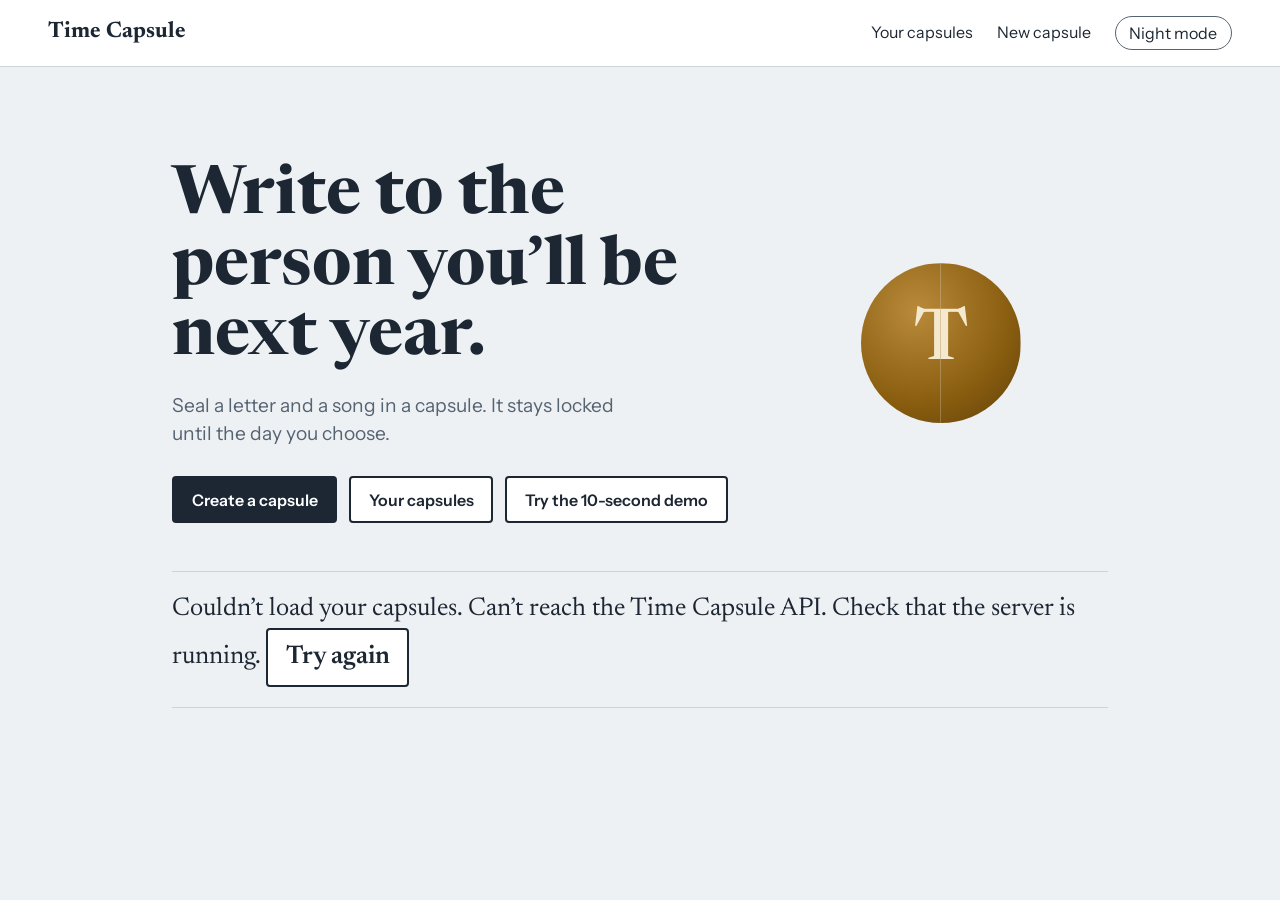
<file: index.html>
<!DOCTYPE html>
<html lang="en">
<head>
  <meta charset="UTF-8">
  <meta name="viewport" content="width=device-width, initial-scale=1">
  <title>Time Capsule</title>
  <script src="js/theme.js"></script>
  <link rel="preconnect" href="https://fonts.googleapis.com">
  <link rel="preconnect" href="https://fonts.gstatic.com" crossorigin>
  <link href="https://fonts.googleapis.com/css2?family=Instrument+Sans:wght@400;600&family=Newsreader:opsz,wght@6..72,500;6..72,700&display=swap" rel="stylesheet">
  <link rel="stylesheet" href="css/styles.css">
</head>
<body>
  <header class="site-header">
    <a class="brand" href="index.html" aria-current="page">Time Capsule</a>
    <nav class="site-nav" aria-label="Main">
      <a href="dashboard.html">Your capsules</a>
      <a href="create.html">New capsule</a>
      <button type="button" id="theme-toggle" class="theme-toggle" aria-pressed="false">Night mode</button>
    </nav>
  </header>

  <main class="page">
    <section class="hero">
      <div>
        <h1>Write to the person you’ll be next year.</h1>
        <p class="hero-lead">Seal a letter and a song in a capsule. It stays locked until the day you choose.</p>
        <div class="hero-actions">
          <a class="button" href="create.html">Create a capsule</a>
          <a class="button button-secondary" href="dashboard.html">Your capsules</a>
          <a class="button button-secondary" href="capsule.html?id=demo">Try the 10-second demo</a>
        </div>
      </div>

      <div class="seal" aria-hidden="true">
        <span class="seal-half seal-left"></span>
        <span class="seal-half seal-right"></span>
      </div>
    </section>

    <section class="glance" aria-label="Your capsules at a glance">
      <p id="stats" class="glance-text" aria-live="polite">Loading your capsules…</p>
    </section>

    <section id="letter-section" aria-labelledby="letter-title" hidden>
      <h2 id="letter-title" class="section-title">A letter from the past</h2>
      <div id="letter" class="past-letter" aria-live="polite"></div>
    </section>
  </main>

  <script src="js/api.js"></script>
  <script src="js/home.js"></script>
</body>
</html>
</file>
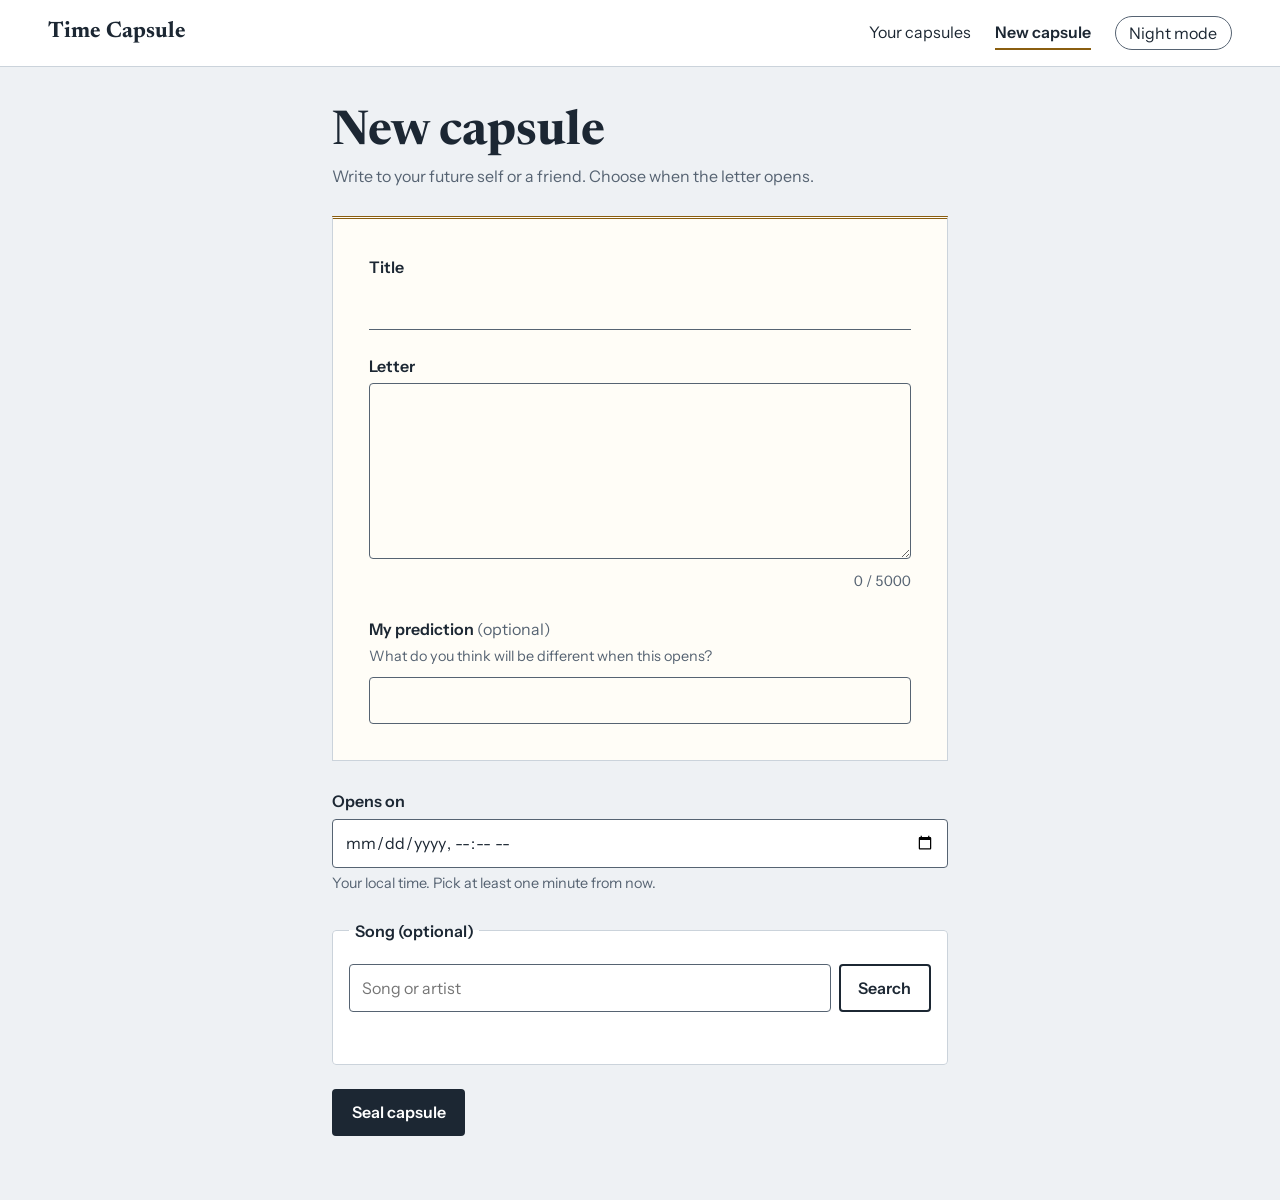
<file: create.html>
<!DOCTYPE html>
<html lang="en">
<head>
  <meta charset="UTF-8">
  <meta name="viewport" content="width=device-width, initial-scale=1">
  <title>New capsule – Time Capsule</title>
  <script src="js/theme.js"></script>
  <link rel="preconnect" href="https://fonts.googleapis.com">
  <link rel="preconnect" href="https://fonts.gstatic.com" crossorigin>
  <link href="https://fonts.googleapis.com/css2?family=Instrument+Sans:wght@400;600&family=Newsreader:opsz,wght@6..72,500;6..72,700&display=swap" rel="stylesheet">
  <link rel="stylesheet" href="css/styles.css">
</head>
<body>
  <header class="site-header">
    <a class="brand" href="index.html">Time Capsule</a>
    <nav class="site-nav" aria-label="Main">
      <a href="dashboard.html">Your capsules</a>
      <a href="create.html" aria-current="page">New capsule</a>
      <button type="button" id="theme-toggle" class="theme-toggle" aria-pressed="false">Night mode</button>
    </nav>
  </header>

  <main class="page narrow">
    <h1>New capsule</h1>
    <p class="summary">Write to your future self or a friend. Choose when the letter opens.</p>

    <!-- Ошибки показываем рядом с полями, а фокус переводим на первое поле с ошибкой. -->
    <form id="capsule-form" novalidate>
      <div class="writing-paper">
        <div class="field">
          <label for="title">Title</label>
          <input id="title" name="title" type="text" maxlength="100" autocomplete="off" required>
          <p class="field-error" id="title-error" hidden></p>
        </div>

        <div class="field">
          <label for="message">Letter</label>
          <textarea id="message" name="message" maxlength="5000" aria-describedby="char-count" required></textarea>
          <p class="field-hint" id="char-count">0 / 5000</p>
          <p class="field-error" id="message-error" hidden></p>
        </div>

        <div class="field">
          <label for="prediction">My prediction <span class="optional-label">(optional)</span></label>
          <p class="field-hint" id="prediction-hint">What do you think will be different when this opens?</p>
          <input id="prediction" name="prediction" type="text" maxlength="240" aria-describedby="prediction-hint">
          <p class="field-error" id="prediction-error" hidden></p>
        </div>
      </div>

      <div class="field">
        <label for="openAt">Opens on</label>
        <input id="openAt" name="openAt" type="datetime-local" required aria-describedby="opening-hint">
        <p class="field-hint" id="opening-hint">Your local time. Pick at least one minute from now.</p>
        <p class="field-error" id="openAt-error" hidden></p>
      </div>

      <fieldset class="song-box">
        <legend>Song (optional)</legend>

        <div class="song-search">
          <input id="song-query" type="search" placeholder="Song or artist" aria-label="Search for a song" autocomplete="off">
          <button type="button" id="song-search-button" class="button button-secondary">Search</button>
        </div>

        <p id="song-status" class="search-status" aria-live="polite"></p>
        <ul id="song-results" class="song-results"></ul>
        <div id="selected-song" class="selected-song" aria-live="polite" hidden></div>
      </fieldset>

      <div class="form-actions">
        <button type="submit" class="button">Seal capsule</button>
      </div>
    </form>

    <p id="result" class="field-error" role="alert" tabindex="-1" hidden></p>
  </main>

  <script src="js/api.js"></script>
  <script src="js/create.js"></script>
</body>
</html>
</file>
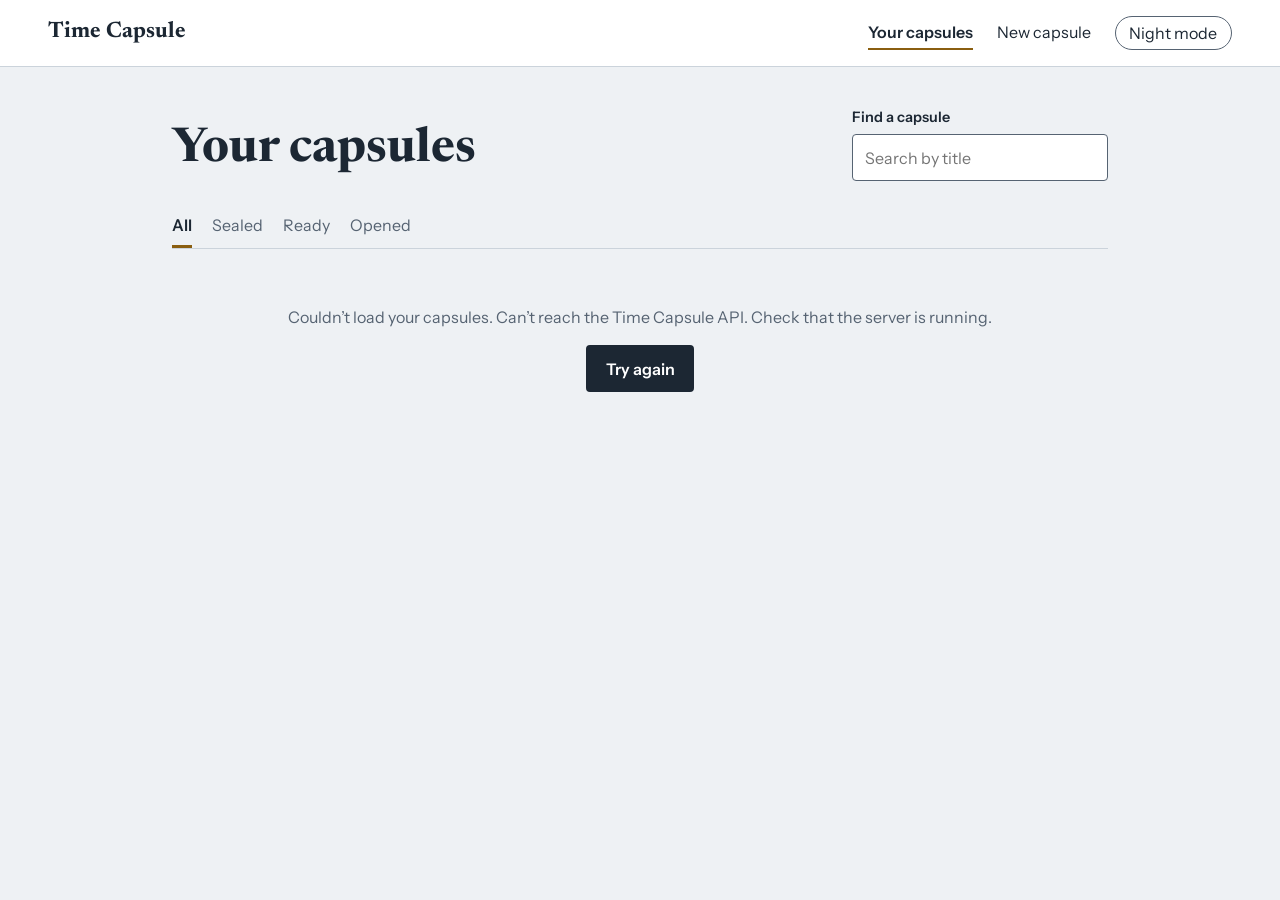
<file: dashboard.html>
<!DOCTYPE html>
<html lang="en">
<head>
  <meta charset="UTF-8">
  <meta name="viewport" content="width=device-width, initial-scale=1">
  <title>Your capsules – Time Capsule</title>
  <script src="js/theme.js"></script>
  <link rel="preconnect" href="https://fonts.googleapis.com">
  <link rel="preconnect" href="https://fonts.gstatic.com" crossorigin>
  <link href="https://fonts.googleapis.com/css2?family=Instrument+Sans:wght@400;600&family=Newsreader:opsz,wght@6..72,500;6..72,700&display=swap" rel="stylesheet">
  <link rel="stylesheet" href="css/styles.css">
</head>
<body>
  <header class="site-header">
    <a class="brand" href="index.html">Time Capsule</a>
    <nav class="site-nav" aria-label="Main">
      <a href="dashboard.html" aria-current="page">Your capsules</a>
      <a href="create.html">New capsule</a>
      <button type="button" id="theme-toggle" class="theme-toggle" aria-pressed="false">Night mode</button>
    </nav>
  </header>

  <main class="page">
    <div class="archive-heading">
      <div>
        <h1>Your capsules</h1>
        <p id="summary" class="summary" role="status"></p>
      </div>
      <div class="archive-search">
        <label for="archive-query">Find a capsule</label>
        <input id="archive-query" type="search" placeholder="Search by title" maxlength="100" disabled>
      </div>
    </div>

    <div class="tabs" role="group" aria-label="Filter capsules">
      <button class="tab" data-filter="all" aria-pressed="true">All</button>
      <button class="tab" data-filter="sealed" aria-pressed="false">Sealed</button>
      <button class="tab" data-filter="ready" aria-pressed="false">Ready</button>
      <button class="tab" data-filter="opened" aria-pressed="false">Opened</button>
    </div>

    <div id="status" class="status" aria-live="polite" hidden></div>

    <section id="grid" class="grid" aria-label="Capsules"></section>
  </main>
<script src="js/api.js"></script>
<script src="js/dashboard.js"></script>
</body>
</html>
</file>
<file: css/styles.css>
:root {
  --bg: #eef1f4;
  --card: #ffffff;
  --ink: #1c2733;
  --muted: #566372;
  --line: #cbd3db;
  --brass: #8a5e10;
  --brass-soft: #f4e8cf;
  --sealed-bg: #fbf6ea;
  --sage: #3f6b53;
  --sage-soft: #dcebe1;
  --on-ink: #ffffff;
  --ink-hover: #2f4053;
  --danger: #9b1c1c;
  --paper: #fffdf7;
  --serif: "Newsreader", Georgia, "Times New Roman", serif;
  --sans: "Instrument Sans", system-ui, -apple-system, "Segoe UI", sans-serif;
}

* { box-sizing: border-box; }

[hidden] { display: none !important; }

body {
  margin: 0;
  background: var(--bg);
  color: var(--ink);
  font-family: var(--sans);
  font-size: 1rem;
  line-height: 1.5;
}

a { color: inherit; }

:focus-visible {
  outline: 3px solid var(--ink);
  outline-offset: 2px;
}

/* Шапка */
.site-header {
  display: flex;
  flex-wrap: wrap;
  gap: 0.75rem 2rem;
  align-items: center;
  justify-content: space-between;
  padding: 1rem clamp(1rem, 4vw, 3rem);
  border-bottom: 1px solid var(--line);
  background: var(--card);
}

.brand {
  font-family: var(--serif);
  font-size: 1.4rem;
  font-weight: 700;
  text-decoration: none;
}

.site-nav { display: flex; gap: 1.5rem; }

.site-nav a {
  text-decoration: none;
  padding: 0.25rem 0;
  border-bottom: 2px solid transparent;
}

.site-nav a[aria-current="page"] { border-bottom-color: var(--brass); font-weight: 600; }
.site-nav a:hover { border-bottom-color: var(--line); }

/* Страницы */
.page {
  max-width: 1000px;
  margin: 0 auto;
  padding: 2.5rem clamp(1rem, 4vw, 2rem) 4rem;
}

h1 {
  margin: 0 0 0.25rem;
  font-family: var(--serif);
  font-size: clamp(2rem, 5vw, 3rem);
  line-height: 1.1;
}

.summary { margin: 0 0 1.5rem; color: var(--muted); }

/* Фильтры архива */
.tabs {
  display: flex;
  gap: 1.25rem;
  margin-bottom: 1.5rem;
  border-bottom: 1px solid var(--line);
}

.tab {
  padding: 0.5rem 0;
  border: 0;
  border-bottom: 3px solid transparent;
  background: none;
  color: var(--muted);
  font: inherit;
  cursor: pointer;
}

.tab[aria-pressed="true"] {
  color: var(--ink);
  font-weight: 600;
  border-bottom-color: var(--brass);
}

/* Состояния списка */
.status {
  padding: 2rem 1rem;
  text-align: center;
  color: var(--muted);
}

.status-text { margin: 0 0 1rem; }

.button {
  display: inline-block;
  padding: 0.6rem 1.1rem;
  border: 2px solid var(--ink);
  border-radius: 4px;
  background: var(--ink);
  color: var(--on-ink);
  font: inherit;
  font-weight: 600;
  text-decoration: none;
  cursor: pointer;
}

.button:hover { background: var(--ink-hover); }

/* Карточки в архиве */
.grid {
  display: grid;
  grid-template-columns: repeat(auto-fill, minmax(min(100%, 290px), 1fr));
  gap: 1.25rem;
}

.card {
  display: flex;
  flex-direction: column;
  gap: 0.75rem;
  padding: 1.25rem;
  border-radius: 4px;
  background: var(--card);
}

.card-sealed {
  background: var(--sealed-bg);
  border: 2px dashed var(--brass);
}

.card-open {
  border: 1px solid var(--line);
  border-left: 6px solid var(--sage);
}

.card-head {
  display: flex;
  gap: 0.75rem;
  align-items: flex-start;
  justify-content: space-between;
}

.card-title {
  overflow-wrap: anywhere;
  margin: 0;
  font-family: var(--serif);
  font-size: 1.35rem;
  line-height: 1.2;
}

.badge {
  flex: none;
  padding: 0.15rem 0.6rem;
  border-radius: 999px;
  font-size: 0.85rem;
  font-weight: 600;
}

.card-sealed .badge { background: var(--brass-soft); color: var(--brass); }
.card-open .badge { background: var(--sage-soft); color: var(--sage); }

.card-meta { margin: 0; color: var(--muted); font-size: 0.95rem; }

/* Обратный отсчёт */
.countdown {
  display: grid;
  grid-template-columns: repeat(4, 1fr);
  gap: 0.5rem;
  margin: 0.25rem 0;
  padding: 0.75rem 0;
  border-top: 1px solid var(--brass);
  border-bottom: 1px solid var(--brass);
  text-align: center;
}

.countdown-value {
  display: block;
  font-family: var(--serif);
  font-size: 2.1rem;
  font-weight: 700;
  line-height: 1;
  font-variant-numeric: tabular-nums;
}

.countdown-unit { font-size: 0.85rem; color: var(--muted); }

.opens-on { margin: 0; font-size: 0.95rem; }

.letter {
  margin: 0;
  font-family: var(--serif);
  font-size: 1.1rem;
  line-height: 1.5;
  display: -webkit-box;
  -webkit-line-clamp: 4;
  -webkit-box-orient: vertical;
  overflow: hidden;
}

.card-link { font-weight: 600; }

@media (max-width: 480px) {
  .countdown-value { font-size: 1.7rem; }
}

/* Новая капсула */
.page.narrow { max-width: 680px; }

.field { margin-bottom: 1.5rem; }

label,
legend {
  display: block;
  margin-bottom: 0.35rem;
  font-weight: 600;
}

input[type="text"],
input[type="search"],
input[type="datetime-local"],
textarea {
  width: 100%;
  padding: 0.65rem 0.75rem;
  border: 1px solid var(--muted);
  border-radius: 4px;
  background: var(--card);
  color: var(--ink);
  font: inherit;
}

textarea {
  min-height: 11rem;
  font-family: var(--serif);
  font-size: 1.1rem;
  line-height: 1.5;
  resize: vertical;
}

input[aria-invalid="true"],
textarea[aria-invalid="true"] {
  border: 2px solid var(--danger);
}

.field-hint { margin: 0.35rem 0 0; color: var(--muted); font-size: 0.9rem; }
.field-error { margin: 0.35rem 0 0; color: var(--danger); font-size: 0.95rem; font-weight: 600; }

.song-box {
  margin: 0 0 1.5rem;
  padding: 1rem;
  border: 1px solid var(--line);
  border-radius: 4px;
  background: var(--card);
}

legend { padding: 0 0.35rem; }

.song-search { display: flex; gap: 0.5rem; }
.song-search input { flex: 1; min-width: 0; }

.button-secondary {
  background: var(--card);
  color: var(--ink);
}

.button-secondary:hover { background: var(--bg); }

.search-status { min-height: 1.5rem; margin: 0.75rem 0 0; color: var(--muted); }

.song-results { margin: 0; padding: 0; list-style: none; display: grid; gap: 0.5rem; }

.song-option {
  display: flex;
  gap: 0.75rem;
  align-items: center;
  width: 100%;
  padding: 0.5rem;
  border: 1px solid var(--line);
  border-radius: 4px;
  background: var(--card);
  color: inherit;
  font: inherit;
  text-align: left;
  cursor: pointer;
}

.song-option:hover { border-color: var(--brass); background: var(--sealed-bg); }

.song-text { display: grid; }
.song-name { margin: 0; font-weight: 600; }
.song-artist { margin: 0; color: var(--muted); font-size: 0.95rem; }

.selected-song {
  display: flex;
  flex-wrap: wrap;
  gap: 1rem;
  align-items: center;
  margin-top: 0.75rem;
  padding: 0.75rem;
  border-left: 6px solid var(--brass);
  background: var(--sealed-bg);
}

.selected-info { flex: 1; min-width: 200px; }
.selected-info audio { width: 100%; margin-top: 0.5rem; }

.form-actions { margin-top: 0.5rem; }

.result {
  margin-top: 2rem;
  padding: 1.25rem;
  border: 1px solid var(--line);
  border-left: 6px solid var(--sage);
  border-radius: 4px;
  background: var(--card);
}

.result h2 { margin: 0 0 0.5rem; font-family: var(--serif); }

.result-json {
  overflow: auto;
  margin: 0;
  padding: 1rem;
  border-radius: 4px;
  background: var(--bg);
  font-size: 0.9rem;
  white-space: pre-wrap;
  word-break: break-word;
}

/* Просмотр капсулы */
.back-link { display: inline-block; margin-bottom: 1.25rem; }

.capsule-card {
  --letter-inset: clamp(0.75rem, 3vw, 1.5rem);
  padding: 2rem clamp(1rem, 4vw, 2rem);
  border: 1px solid var(--line);
  border-radius: 4px;
  background: var(--card);
}

.capsule-card.is-centered { text-align: center; }

.capsule-title {
  margin: 0 0 0.25rem;
  font-family: var(--serif);
  font-size: clamp(1.8rem, 5vw, 2.4rem);
  line-height: 1.15;
}

.capsule-title:focus { outline: none; }

.capsule-card .countdown {
  grid-template-columns: repeat(4, minmax(0, 1fr));
  gap: 0;
  margin: 1.5rem 0 0.75rem;
  padding-block: 1rem;
}

.capsule-card .countdown.has-long-days {
  grid-template-columns: minmax(0, 1.65fr) repeat(3, minmax(0, 1fr));
}

.capsule-card .countdown-part {
  display: grid;
  gap: 0.4rem;
}

.capsule-card .countdown-part + .countdown-part { border-inline-start: 1px solid var(--line); }
.capsule-card .countdown-value { font-size: clamp(1.625rem, 5vw, 3rem); }
.capsule-card .countdown-unit { font-size: 0.875rem; line-height: 1.25; }
.capsule-card .opens-on { color: var(--muted); }

@media (max-width: 420px) {
  .capsule-card .countdown.has-long-days {
    grid-template-columns: repeat(2, minmax(0, 1fr));
    row-gap: 1rem;
  }

  .capsule-card .countdown.has-long-days .countdown-part:nth-child(3) { border-inline-start: 0; }
}

.ready-text {
  margin: 0.75rem 0 1.25rem;
  color: var(--muted);
  font-family: var(--serif);
  font-size: 1.25rem;
}

.capsule-open-button {
  inline-size: min(100%, 16rem);
  min-block-size: 3.25rem;
}

.demo-note {
  margin: 1.25rem 0 0;
  color: var(--muted);
  font-size: 0.875rem;
}

/* Две половины печати расходятся при открытии. */
.seal {
  position: relative;
  width: 96px;
  height: 96px;
  margin: 0 auto 1.25rem;
}

.seal-half {
  position: absolute;
  inset: 0;
  display: grid;
  place-items: center;
  border-radius: 50%;
  background: radial-gradient(circle at 35% 30%, #b98a3a, var(--brass) 60%, #5f3f08);
  color: var(--brass-soft);
  font-family: var(--serif);
  font-size: 2.6rem;
  font-weight: 700;
  transition: transform 0.9s ease-in, opacity 0.9s ease-in;
}

.seal-half::before { content: "T"; }
.seal-left { clip-path: inset(0 50% 0 0); transform-origin: 30% 60%; }
.seal-right { clip-path: inset(0 0 0 50%); transform-origin: 70% 60%; }

.seal.breaking .seal-left { transform: translateX(-24px) rotate(-18deg); opacity: 0; }
.seal.breaking .seal-right { transform: translateX(24px) rotate(18deg); opacity: 0; }

@media (prefers-reduced-motion: reduce) {
  .seal-half { transition: none; }
}

/* Открытое письмо */
.letter-body {
  max-width: 62ch;
  margin: 1.25rem 0 0;
  padding: clamp(1rem, 3vw, 1.5rem) var(--letter-inset);
  border: 1px solid var(--line);
  background: var(--paper);
  font-family: var(--serif);
  font-size: 1.25rem;
  line-height: 1.65;
}

.letter-body p { margin: 0 0 1rem; }
.letter-body p:last-child { margin-bottom: 0; }

@media (prefers-reduced-motion: no-preference) {
  .reveal { animation: reveal 1.2s ease both; }
}

@keyframes reveal {
  from { opacity: 0; transform: translateY(14px); }
  to { opacity: 1; transform: none; }
}

.song-card {
  display: flex;
  flex-wrap: wrap;
  gap: 1rem;
  align-items: center;
  margin-top: 1.5rem;
  padding: 0.75rem;
  border-left: 6px solid var(--brass);
  background: var(--sealed-bg);
}

/* События этого дня */
.history { margin-top: 2.5rem; }

.history-title {
  margin: 0 0 0.75rem;
  font-family: var(--serif);
  font-size: 1.6rem;
}

.history-list { margin: 0; padding: 0; list-style: none; }

.history-item {
  display: grid;
  grid-template-columns: 5.5rem 1fr;
  gap: 1rem;
  padding: 0.85rem 0;
  border-top: 1px solid var(--line);
}

.history-year {
  font-family: var(--serif);
  font-size: 1.3rem;
  font-weight: 700;
  color: var(--brass);
}

.history-text { margin: 0 0 0.25rem; }
.history-source { margin: 0.75rem 0 0; color: var(--muted); font-size: 0.9rem; }

/* Ночная тема */
:root[data-theme="dark"] {
  color-scheme: dark;
  --bg: #0e1620;
  --card: #162130;
  --ink: #e9eef3;
  --muted: #a3b0bd;
  --line: #2c3a4b;
  --brass: #dca94a;
  --brass-soft: #3b2d12;
  --sealed-bg: #221c10;
  --sage: #86bb9c;
  --sage-soft: #1d3428;
  --on-ink: #0e1620;
  --ink-hover: #ffffff;
  --danger: #ff9b92;
  --paper: #1b2433;
}

.theme-toggle {
  padding: 0.25rem 0.85rem;
  border: 1px solid var(--muted);
  border-radius: 999px;
  background: none;
  color: var(--ink);
  font: inherit;
  cursor: pointer;
}

.theme-toggle[aria-pressed="true"] {
  background: var(--ink);
  color: var(--on-ink);
}

/* Главная */
.hero {
  display: grid;
  grid-template-columns: 1fr;
  gap: 2rem;
  align-items: center;
  padding: clamp(1.5rem, 5vw, 3.5rem) 0 2rem;
}

@media (min-width: 760px) {
  .hero { grid-template-columns: 1.7fr 1fr; }
}

.hero h1 {
  max-width: 14ch;
  margin-bottom: 1rem;
  font-size: clamp(2.4rem, 7vw, 4.2rem);
  line-height: 1.05;
}

.hero-lead {
  max-width: 36ch;
  margin: 0;
  color: var(--muted);
  font-size: 1.2rem;
}

.hero-actions { display: flex; flex-wrap: wrap; gap: 0.75rem; margin-top: 1.75rem; }

.hero .seal { width: 160px; height: 160px; margin: 0 auto; }
.hero .seal-half { font-size: 4.4rem; transition: none; }

.glance {
  margin: 1rem 0 2.5rem;
  padding: 1.25rem 0;
  border-top: 1px solid var(--line);
  border-bottom: 1px solid var(--line);
}

.glance-text {
  margin: 0;
  font-family: var(--serif);
  font-size: clamp(1.25rem, 3vw, 1.6rem);
  line-height: 1.4;
}

.section-title { margin: 0 0 0.75rem; font-family: var(--serif); font-size: 1.6rem; }

.past-letter {
  padding: 1.5rem;
  border-left: 6px solid var(--brass);
  background: var(--sealed-bg);
}

.letter-quote {
  max-width: 52ch;
  margin: 0 0 1rem;
  font-family: var(--serif);
  font-size: 1.4rem;
  line-height: 1.5;
}

.letter-actions { display: flex; flex-wrap: wrap; gap: 0.75rem; margin-top: 1rem; }


/* Записки друзей */
.capsule-insert {
  margin-top: 2rem;
  padding-top: 1.25rem;
  border-top: 1px solid var(--line);
  text-align: start;
}
.capsule-insert .history-title { margin: 0; }
.note-composer { margin-top: 0.8rem; }
.note-composer summary { cursor: pointer; width: fit-content; }
.note-composer label, .note-composer button { margin-top: 1rem; }
.note-composer textarea { min-height: 6rem; }
.signed-note {
  margin: 1.25rem 0;
  padding-inline-start: 1rem;
  border-inline-start: 2px solid var(--line);
  overflow-wrap: anywhere;
}
.signed-note p { font: 1.15rem/1.5 var(--serif); margin: 0; white-space: pre-wrap; }
.keepsake { margin-top: 1.5rem; }

.writing-paper {
  background: var(--paper);
  border: 1px solid var(--line);
  border-block-start: 3px double var(--brass);
  margin-block: 1.75rem;
  padding: clamp(1rem, 4vw, 2.25rem);
}
.writing-paper .field:last-child { margin-bottom: 0; }
.writing-paper input[type="text"], .writing-paper textarea {
  background: transparent;
  caret-color: var(--brass);
}
.writing-paper #title {
  font: 500 clamp(1.35rem, 3vw, 1.75rem)/1.3 var(--serif);
  padding: 0.25rem 0;
  border: 0;
  border-bottom: 1px solid var(--muted);
  border-radius: 0;
}
.writing-paper #title[aria-invalid="true"] { border-bottom: 2px solid var(--danger); }
.writing-paper #char-count { text-align: end; font-variant-numeric: tabular-nums; }
.writing-paper .field-hint + input { margin-top: 0.6rem; }
.optional-label { font-weight: 400; color: var(--muted); }
.archive-heading {
  display: flex;
  align-items: end;
  justify-content: space-between;
  gap: 1rem 2rem;
  flex-wrap: wrap;
  margin-bottom: 1.5rem;
}
.archive-heading .summary { margin-bottom: 0; }
.archive-search { width: min(100%, 16rem); }
.archive-search label, .memory-label { font-size: 0.9rem; }
.memory-label { margin: 1.2rem 0 0.25rem; color: var(--muted); }
.memory-text {
  margin: 0;
  max-width: 65ch;
  font: 500 1.25rem/1.5 var(--serif);
  white-space: pre-wrap;
  overflow-wrap: anywhere;
}
.memory-entry .note-composer { margin-top: 1.25rem; }
.card-link { text-underline-offset: 0.18em; }
.button:disabled { cursor: wait; opacity: 0.7; }
.capsule-title, .letter-body { overflow-wrap: anywhere; }
@media (max-width: 560px) {
  .archive-search { width: 100%; }
  .site-nav { flex-wrap: wrap; gap: 0.4rem 1rem; }
}
</file>
